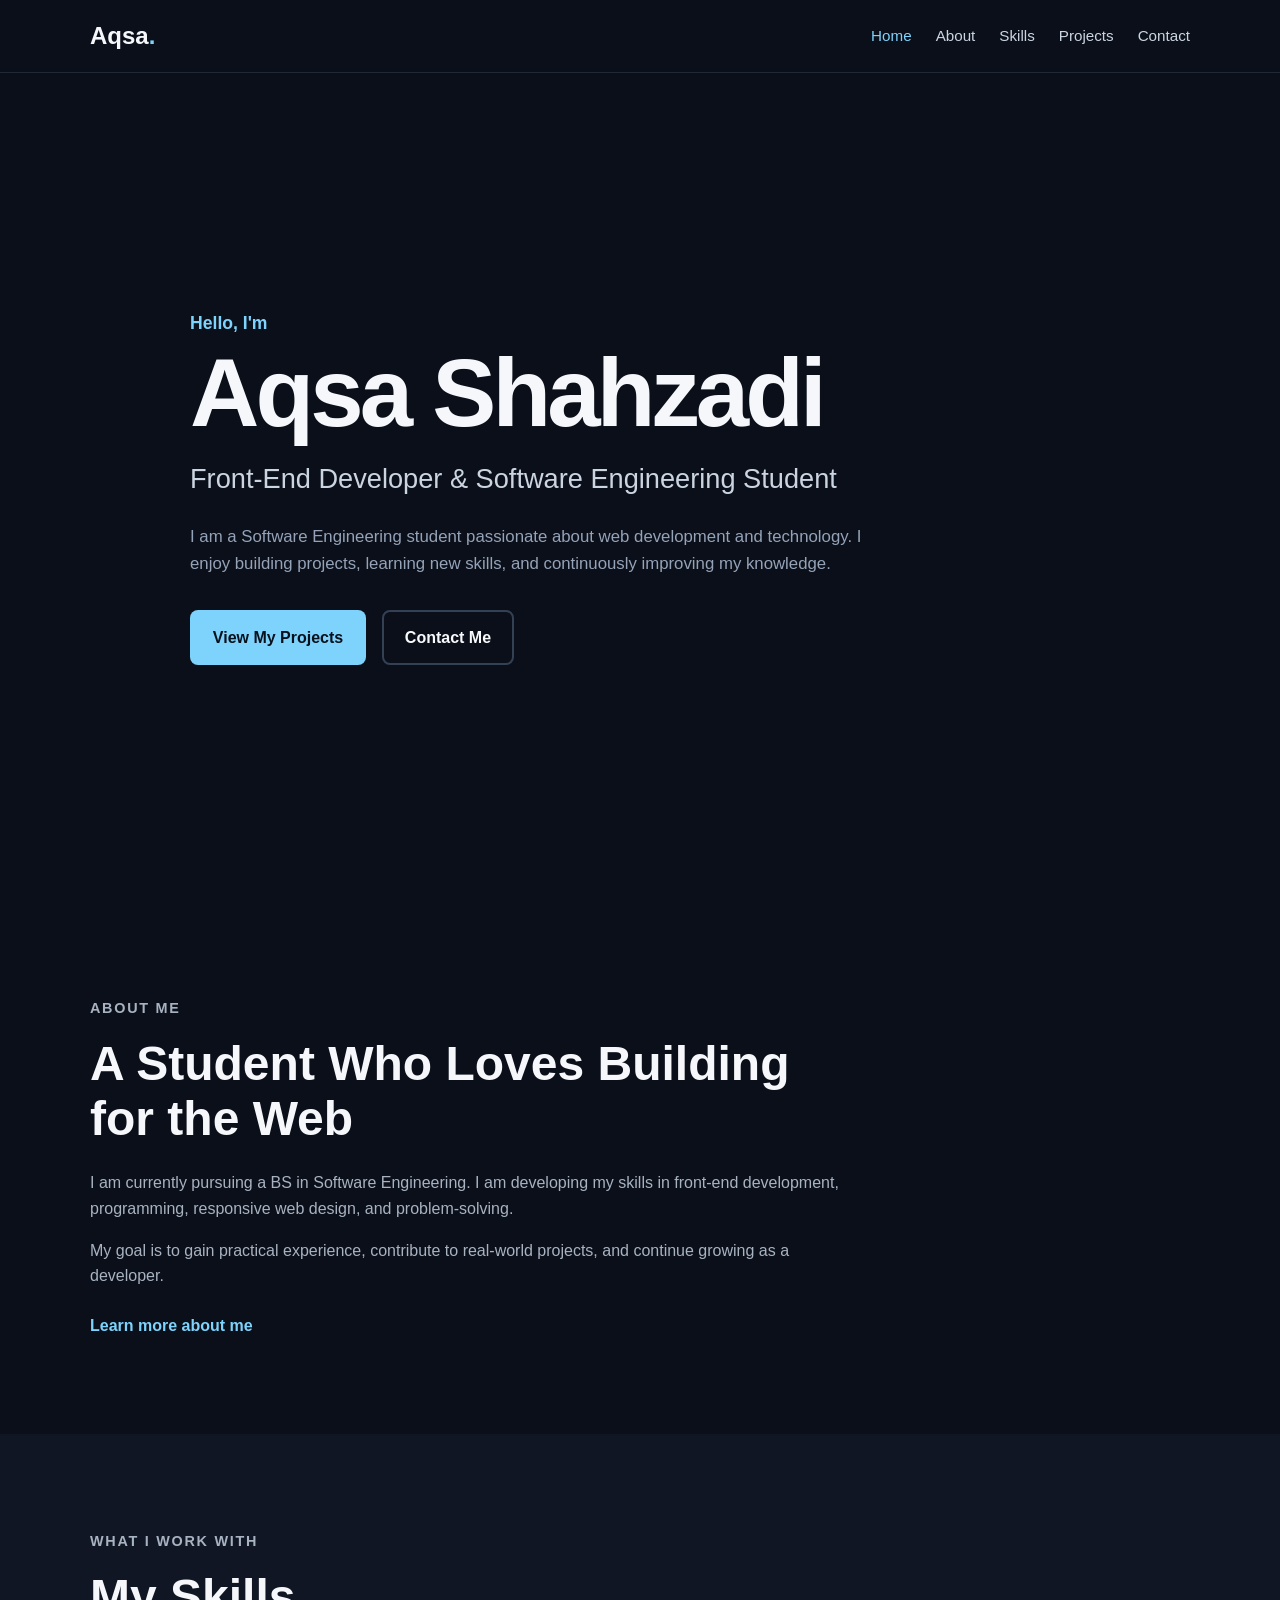
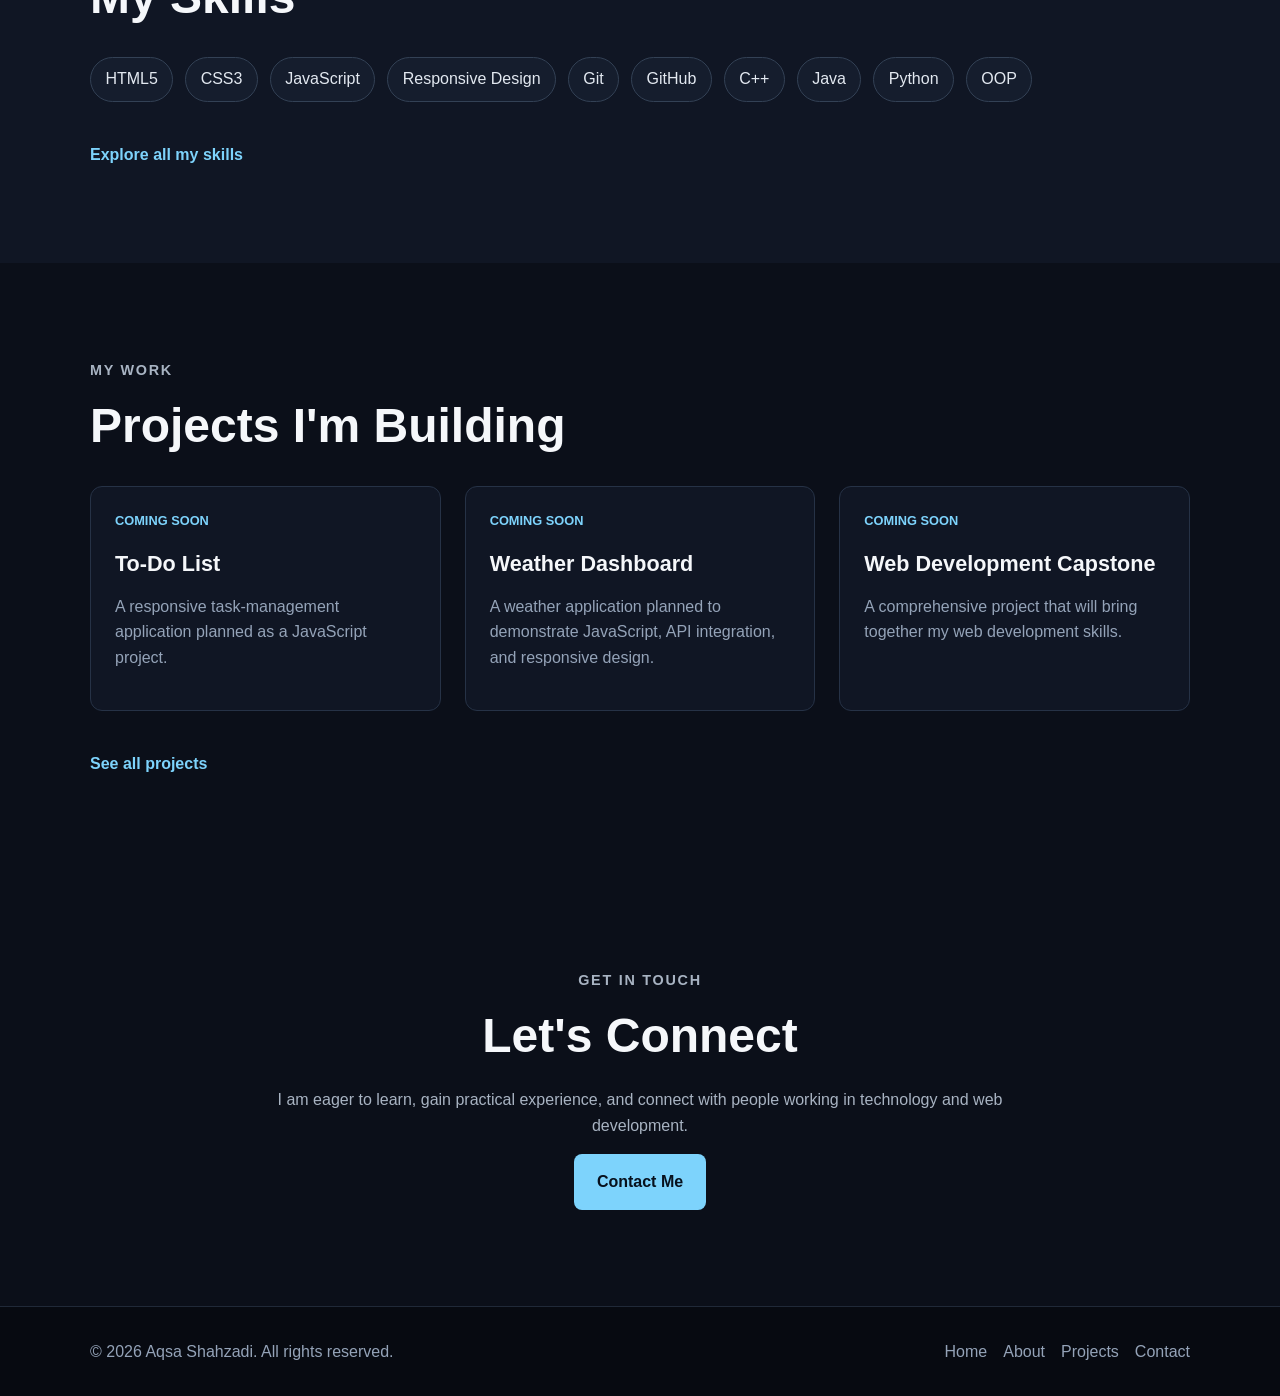
<file: index.html>
<!DOCTYPE html>
<html lang="en">
<head>
    <meta charset="UTF-8">

    <!-- Responsive viewport -->
    <meta name="viewport" content="width=device-width, initial-scale=1.0">

    <!-- SEO -->
    <title>Aqsa Shahzadi | Front-End Developer & Software Engineering Student</title>
    <meta
        name="description"
        content="Aqsa Shahzadi is a Software Engineering student and aspiring Front-End Developer passionate about web development, technology, and building responsive websites."
    >
    <meta
        name="keywords"
        content="Aqsa Shahzadi, Front-End Developer, Software Engineering Student, HTML, CSS, JavaScript, Web Development"
    >
    <meta name="author" content="Aqsa Shahzadi">

    <!-- Open Graph -->
    <meta property="og:title" content="Aqsa Shahzadi | Front-End Developer">
    <meta
        property="og:description"
        content="Personal portfolio of Aqsa Shahzadi, a Software Engineering student and aspiring Front-End Developer."
    >
    <meta property="og:type" content="website">

    <!-- Stylesheet -->
    <link rel="stylesheet" href="style.css">
</head>

<body>

    <!-- Skip link for keyboard and screen-reader users -->
    <a class="skip-link" href="#main-content">
        Skip to main content
    </a>

    <!-- ================= HEADER ================= -->
    <header class="site-header">

        <nav class="navbar" aria-label="Main navigation">

            <a href="index.html" class="logo" aria-label="Aqsa Shahzadi home">
                Aqsa<span>.</span>
            </a>

            <button
                class="menu-toggle"
                type="button"
                aria-label="Open navigation menu"
                aria-expanded="false"
                aria-controls="primary-navigation"
            >
                <span></span>
                <span></span>
                <span></span>
            </button>

            <ul id="primary-navigation" class="nav-links">
                <li>
                    <a href="index.html" aria-current="page">Home</a>
                </li>
                <li>
                    <a href="about.html">About</a>
                </li>
                <li>
                    <a href="skills.html">Skills</a>
                </li>
                <li>
                    <a href="projects.html">Projects</a>
                </li>
                <li>
                    <a href="contact.html">Contact</a>
                </li>
            </ul>

        </nav>

    </header>

    <!-- ================= MAIN ================= -->
    <main id="main-content">

        <!-- Hero Section -->
        <section class="hero" aria-labelledby="hero-heading">

            <div class="hero-content">

                <p class="hero-intro">
                    Hello, I'm
                </p>

                <h1 id="hero-heading">
                    Aqsa Shahzadi
                </h1>

                <p class="hero-title">
                    Front-End Developer &amp; Software Engineering Student
                </p>

                <p class="hero-description">
                    I am a Software Engineering student passionate about
                    web development and technology. I enjoy building
                    projects, learning new skills, and continuously
                    improving my knowledge.
                </p>

                <div class="hero-actions">

                    <a href="projects.html" class="button primary-button">
                        View My Projects
                    </a>

                    <a href="contact.html" class="button secondary-button">
                        Contact Me
                    </a>

                </div>

            </div>

        </section>

        <!-- ================= ABOUT PREVIEW ================= -->
        <section
            class="about-preview section"
            aria-labelledby="about-preview-heading"
        >

            <div class="container">

                <p class="section-label">
                    About Me
                </p>

                <h2 id="about-preview-heading">
                    A Student Who Loves Building for the Web
                </h2>

                <p>
                    I am currently pursuing a BS in Software Engineering.
                    I am developing my skills in front-end development,
                    programming, responsive web design, and problem-solving.
                </p>

                <p>
                    My goal is to gain practical experience, contribute to
                    real-world projects, and continue growing as a developer.
                </p>

                <a href="about.html" class="text-link">
                    Learn more about me
                </a>

            </div>

        </section>

        <!-- ================= SKILLS PREVIEW ================= -->
        <section
            class="skills-preview section"
            aria-labelledby="skills-preview-heading"
        >

            <div class="container">

                <p class="section-label">
                    What I Work With
                </p>

                <h2 id="skills-preview-heading">
                    My Skills
                </h2>

                <div class="skills-list" role="list">

                    <span role="listitem">HTML5</span>
                    <span role="listitem">CSS3</span>
                    <span role="listitem">JavaScript</span>
                    <span role="listitem">Responsive Design</span>
                    <span role="listitem">Git</span>
                    <span role="listitem">GitHub</span>
                    <span role="listitem">C++</span>
                    <span role="listitem">Java</span>
                    <span role="listitem">Python</span>
                    <span role="listitem">OOP</span>

                </div>

                <a href="skills.html" class="text-link">
                    Explore all my skills
                </a>

            </div>

        </section>

        <!-- ================= PROJECTS PREVIEW ================= -->
        <section
            class="projects-preview section"
            aria-labelledby="projects-preview-heading"
        >

            <div class="container">

                <p class="section-label">
                    My Work
                </p>

                <h2 id="projects-preview-heading">
                    Projects I'm Building
                </h2>

                <div class="project-grid">

                    <article class="project-card">

                        <p class="project-status">
                            Coming Soon
                        </p>

                        <h3>
                            To-Do List
                        </h3>

                        <p>
                            A responsive task-management application
                            planned as a JavaScript project.
                        </p>

                    </article>

                    <article class="project-card">

                        <p class="project-status">
                            Coming Soon
                        </p>

                        <h3>
                            Weather Dashboard
                        </h3>

                        <p>
                            A weather application planned to demonstrate
                            JavaScript, API integration, and responsive design.
                        </p>

                    </article>

                    <article class="project-card">

                        <p class="project-status">
                            Coming Soon
                        </p>

                        <h3>
                            Web Development Capstone
                        </h3>

                        <p>
                            A comprehensive project that will bring together
                            my web development skills.
                        </p>

                    </article>

                </div>

                <a href="projects.html" class="text-link">
                    See all projects
                </a>

            </div>

        </section>

        <!-- ================= CONTACT CTA ================= -->
        <section
            class="contact-cta section"
            aria-labelledby="contact-heading"
        >

            <div class="container">

                <p class="section-label">
                    Get In Touch
                </p>

                <h2 id="contact-heading">
                    Let's Connect
                </h2>

                <p>
                    I am eager to learn, gain practical experience, and
                    connect with people working in technology and web development.
                </p>

                <a href="contact.html" class="button primary-button">
                    Contact Me
                </a>

            </div>

        </section>

    </main>

    <!-- ================= FOOTER ================= -->
    <footer class="site-footer">

        <div class="container">

            <p>
                &copy; 2026 Aqsa Shahzadi. All rights reserved.
            </p>

            <nav aria-label="Footer navigation">

                <ul class="footer-links">

                    <li>
                        <a href="index.html">Home</a>
                    </li>

                    <li>
                        <a href="about.html">About</a>
                    </li>

                    <li>
                        <a href="projects.html">Projects</a>
                    </li>

                    <li>
                        <a href="contact.html">Contact</a>
                    </li>

                </ul>

            </nav>

        </div>

    </footer>

    <!-- JavaScript -->
    <script src="script.js"></script>

</body>
</html>
</file>
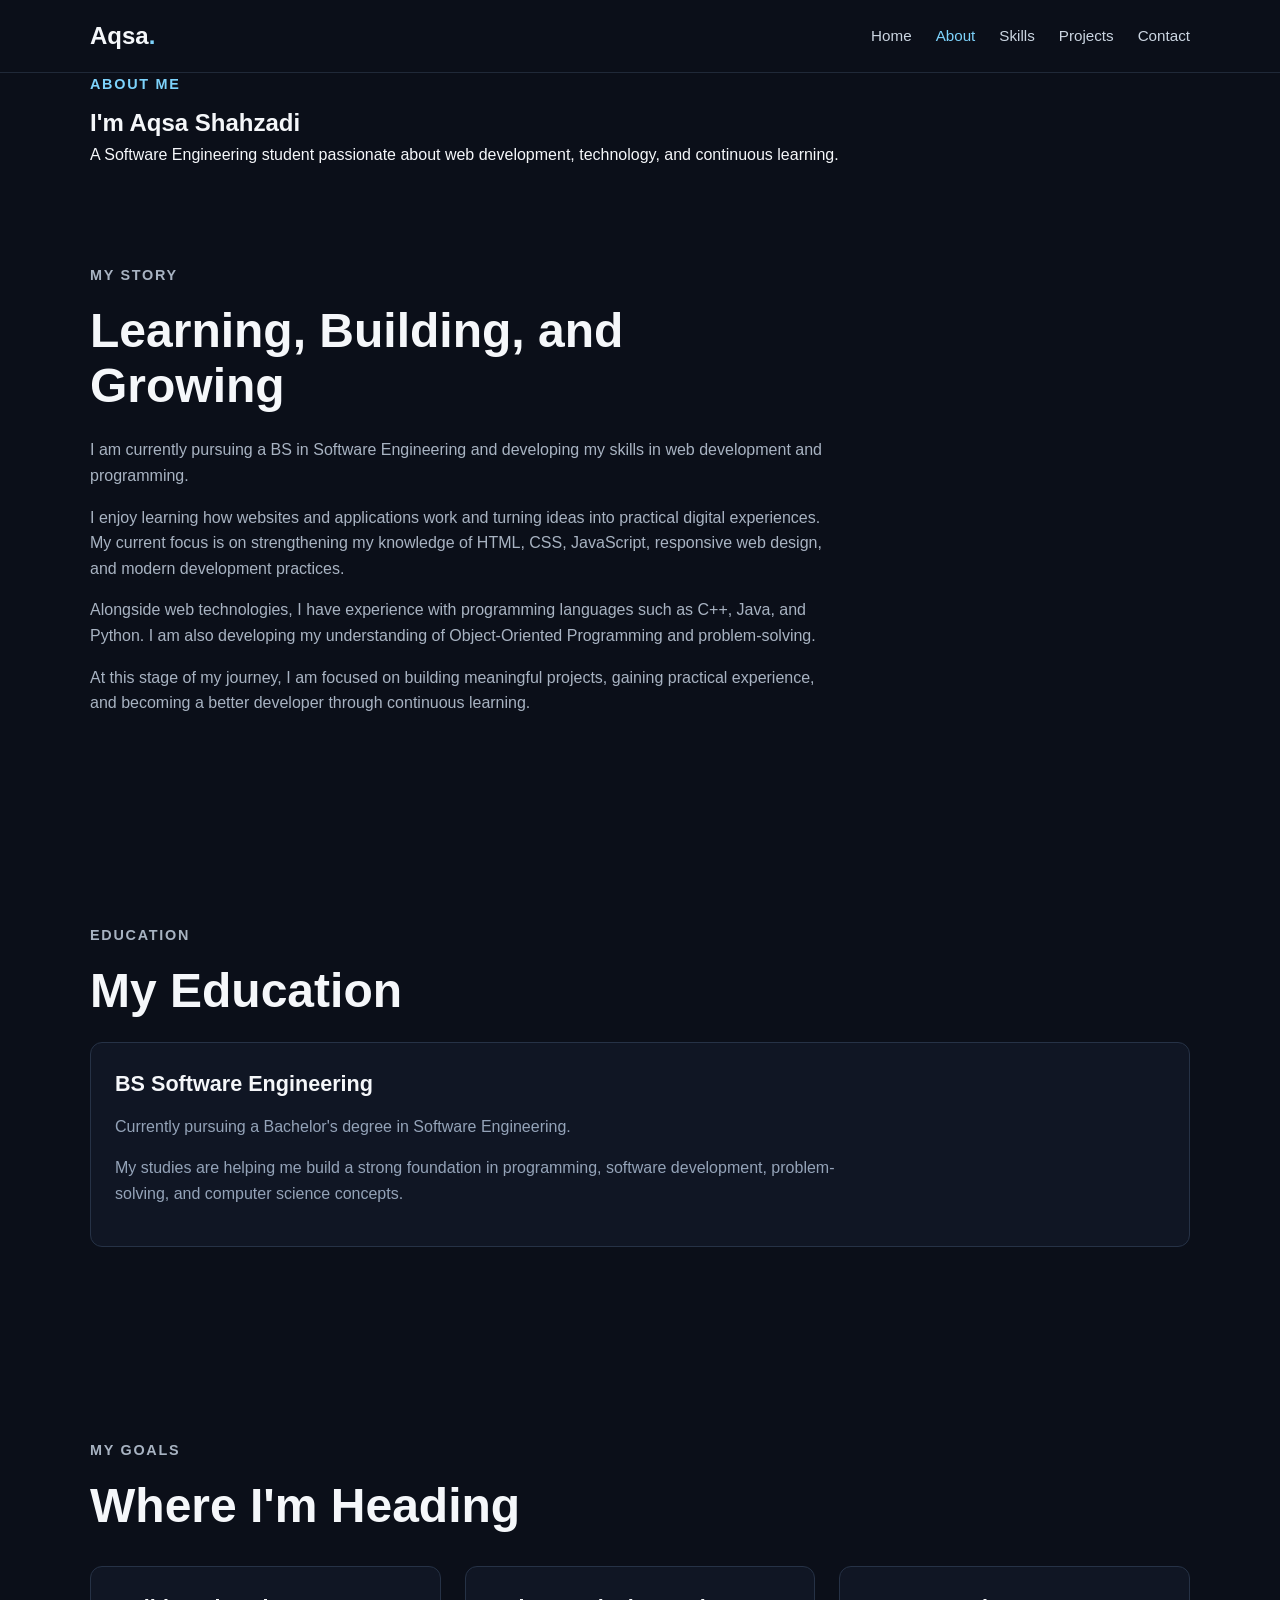
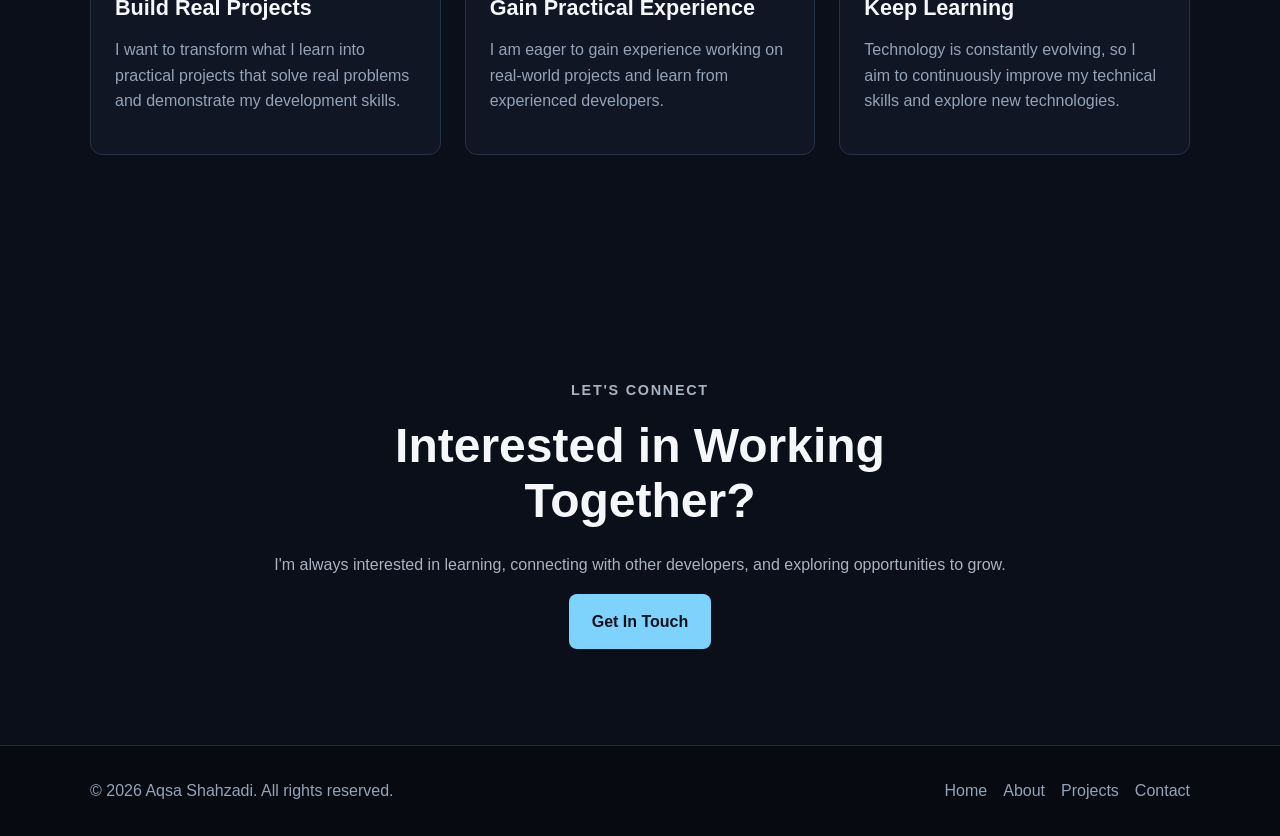
<file: about.html>
<!DOCTYPE html>
<html lang="en">
<head>
    <meta charset="UTF-8">
    <meta name="viewport" content="width=device-width, initial-scale=1.0">

    <title>About Aqsa Shahzadi | Software Engineering Student</title>

    <meta
        name="description"
        content="Learn more about Aqsa Shahzadi, a Software Engineering student passionate about front-end development, technology, and continuous learning."
    >

    <meta
        name="keywords"
        content="Aqsa Shahzadi, About Aqsa, Software Engineering Student, Front-End Developer, Web Development"
    >

    <meta name="author" content="Aqsa Shahzadi">

    <!-- Open Graph -->
    <meta property="og:title" content="About Aqsa Shahzadi">
    <meta
        property="og:description"
        content="Learn more about Aqsa Shahzadi and her journey as a Software Engineering student and aspiring Front-End Developer."
    >
    <meta property="og:type" content="website">

    <link rel="stylesheet" href="style.css">
</head>

<body>

    <!-- Skip navigation link -->
    <a class="skip-link" href="#main-content">
        Skip to main content
    </a>

    <!-- ================= HEADER ================= -->

    <header class="site-header">

        <nav class="navbar" aria-label="Main navigation">

            <a
                href="index.html"
                class="logo"
                aria-label="Aqsa Shahzadi home"
            >
                Aqsa<span>.</span>
            </a>

            <button
                class="menu-toggle"
                type="button"
                aria-label="Open navigation menu"
                aria-expanded="false"
                aria-controls="primary-navigation"
            >
                <span></span>
                <span></span>
                <span></span>
            </button>

            <ul id="primary-navigation" class="nav-links">

                <li>
                    <a href="index.html">
                        Home
                    </a>
                </li>

                <li>
                    <a href="about.html" aria-current="page">
                        About
                    </a>
                </li>

                <li>
                    <a href="skills.html">
                        Skills
                    </a>
                </li>

                <li>
                    <a href="projects.html">
                        Projects
                    </a>
                </li>

                <li>
                    <a href="contact.html">
                        Contact
                    </a>
                </li>

            </ul>

        </nav>

    </header>

    <!-- ================= MAIN ================= -->

    <main id="main-content">

        <!-- Page Introduction -->

        <section class="page-hero" aria-labelledby="about-heading">

            <div class="container">

                <p class="section-label">
                    About Me
                </p>

                <h1 id="about-heading">
                    I'm Aqsa Shahzadi
                </h1>

                <p>
                    A Software Engineering student passionate about
                    web development, technology, and continuous learning.
                </p>

            </div>

        </section>


        <!-- ================= ABOUT ================= -->

        <section
            class="section"
            aria-labelledby="my-story-heading"
        >

            <div class="container">

                <p class="section-label">
                    My Story
                </p>

                <h2 id="my-story-heading">
                    Learning, Building, and Growing
                </h2>

                <p>
                    I am currently pursuing a BS in Software Engineering
                    and developing my skills in web development and
                    programming.
                </p>

                <p>
                    I enjoy learning how websites and applications work
                    and turning ideas into practical digital experiences.
                    My current focus is on strengthening my knowledge of
                    HTML, CSS, JavaScript, responsive web design, and
                    modern development practices.
                </p>

                <p>
                    Alongside web technologies, I have experience with
                    programming languages such as C++, Java, and Python.
                    I am also developing my understanding of
                    Object-Oriented Programming and problem-solving.
                </p>

                <p>
                    At this stage of my journey, I am focused on building
                    meaningful projects, gaining practical experience,
                    and becoming a better developer through continuous
                    learning.
                </p>

            </div>

        </section>


        <!-- ================= EDUCATION ================= -->

        <section
            class="section education-section"
            aria-labelledby="education-heading"
        >

            <div class="container">

                <p class="section-label">
                    Education
                </p>

                <h2 id="education-heading">
                    My Education
                </h2>

                <article class="project-card">

                    <h3>
                        BS Software Engineering
                    </h3>

                    <p>
                        Currently pursuing a Bachelor's degree in
                        Software Engineering.
                    </p>

                    <p>
                        My studies are helping me build a strong
                        foundation in programming, software development,
                        problem-solving, and computer science concepts.
                    </p>

                </article>

            </div>

        </section>


        <!-- ================= GOALS ================= -->

        <section
            class="section"
            aria-labelledby="goals-heading"
        >

            <div class="container">

                <p class="section-label">
                    My Goals
                </p>

                <h2 id="goals-heading">
                    Where I'm Heading
                </h2>

                <div class="project-grid">

                    <article class="project-card">

                        <h3>
                            Build Real Projects
                        </h3>

                        <p>
                            I want to transform what I learn into
                            practical projects that solve real problems
                            and demonstrate my development skills.
                        </p>

                    </article>

                    <article class="project-card">

                        <h3>
                            Gain Practical Experience
                        </h3>

                        <p>
                            I am eager to gain experience working on
                            real-world projects and learn from experienced
                            developers.
                        </p>

                    </article>

                    <article class="project-card">

                        <h3>
                            Keep Learning
                        </h3>

                        <p>
                            Technology is constantly evolving, so I aim
                            to continuously improve my technical skills
                            and explore new technologies.
                        </p>

                    </article>

                </div>

            </div>

        </section>


        <!-- ================= CTA ================= -->

        <section
            class="section contact-cta"
            aria-labelledby="about-cta-heading"
        >

            <div class="container">

                <p class="section-label">
                    Let's Connect
                </p>

                <h2 id="about-cta-heading">
                    Interested in Working Together?
                </h2>

                <p>
                    I'm always interested in learning, connecting with
                    other developers, and exploring opportunities to grow.
                </p>

                <a
                    href="contact.html"
                    class="button primary-button"
                >
                    Get In Touch
                </a>

            </div>

        </section>

    </main>


    <!-- ================= FOOTER ================= -->

    <footer class="site-footer">

        <div class="container">

            <p>
                &copy; 2026 Aqsa Shahzadi. All rights reserved.
            </p>

            <nav aria-label="Footer navigation">

                <ul class="footer-links">

                    <li>
                        <a href="index.html">
                            Home
                        </a>
                    </li>

                    <li>
                        <a href="about.html" aria-current="page">
                            About
                        </a>
                    </li>

                    <li>
                        <a href="projects.html">
                            Projects
                        </a>
                    </li>

                    <li>
                        <a href="contact.html">
                            Contact
                        </a>
                    </li>

                </ul>

            </nav>

        </div>

    </footer>


    <script src="script.js"></script>

</body>
</html>
</file>
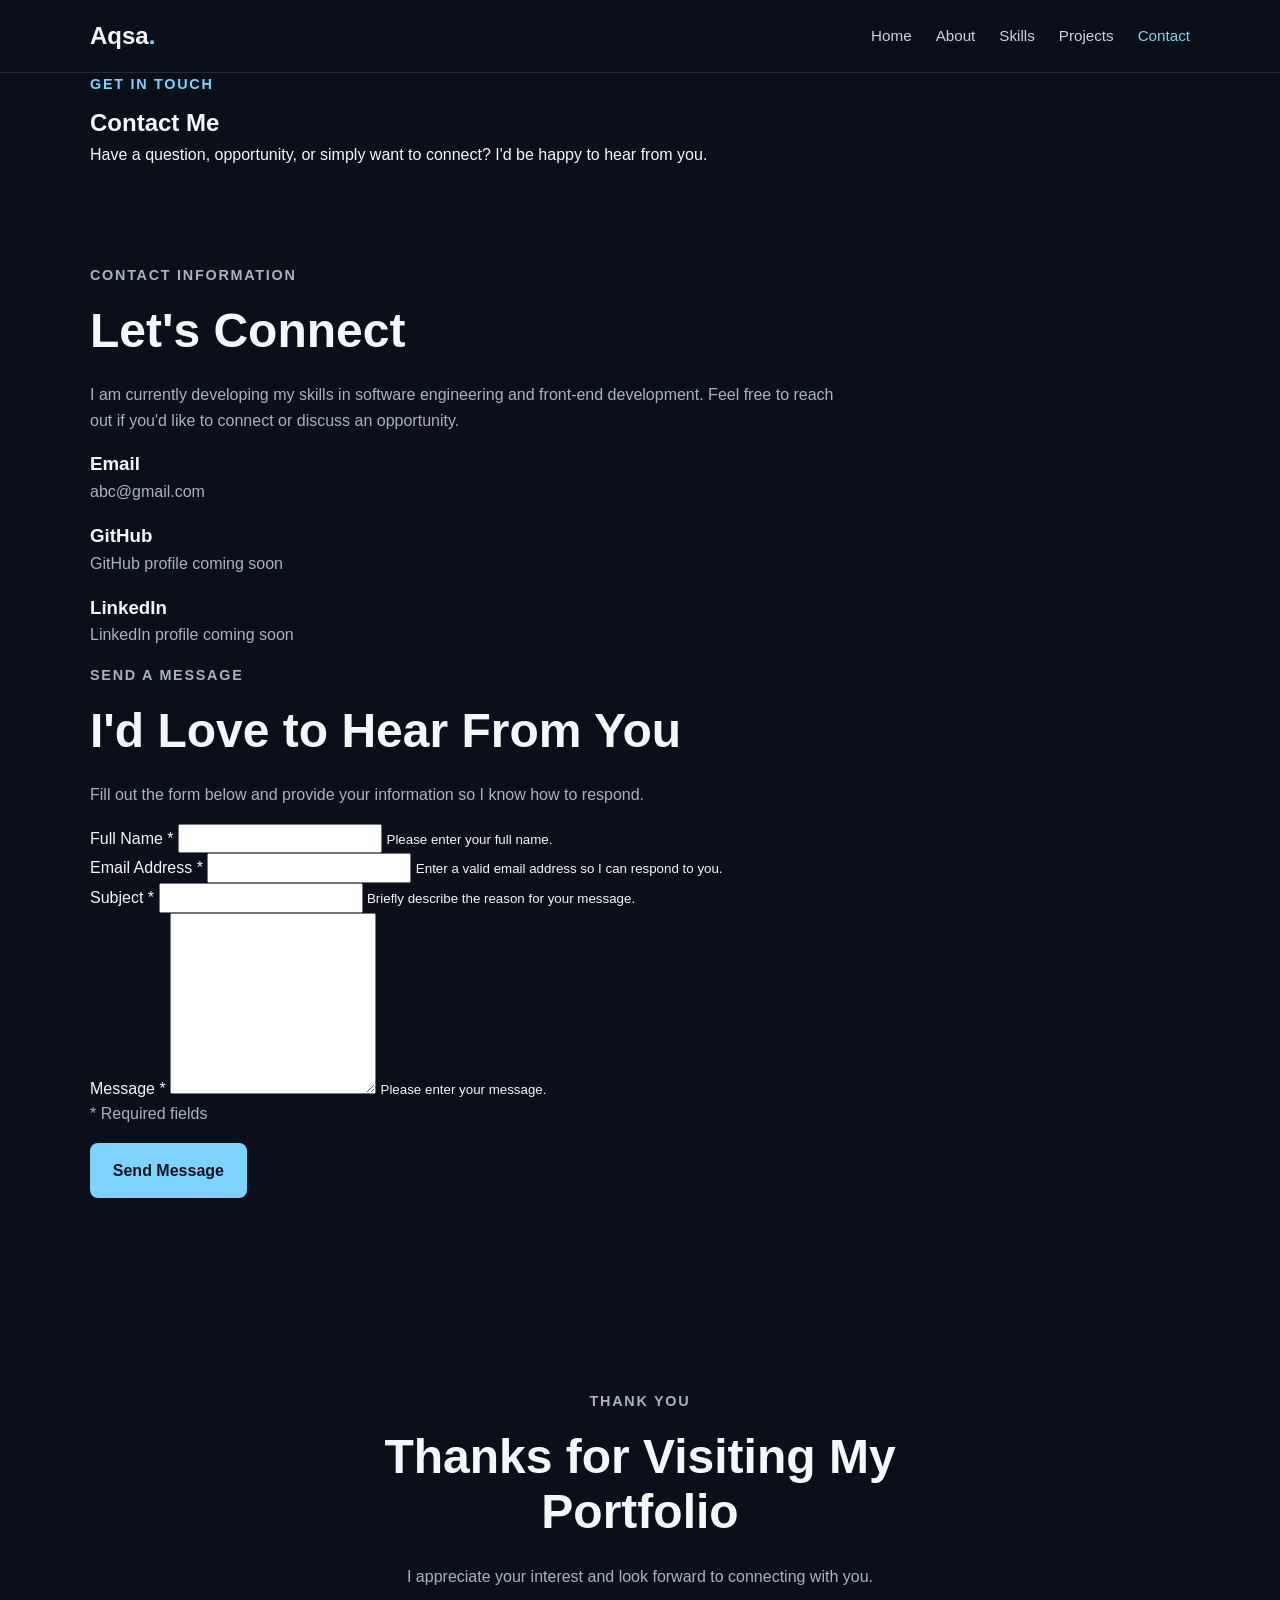
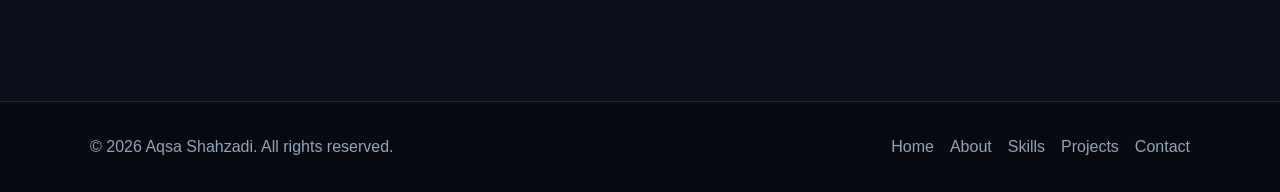
<file: contact.html>
<!DOCTYPE html>
<html lang="en">

<head>
    <meta charset="UTF-8">

    <meta
        name="viewport"
        content="width=device-width, initial-scale=1.0"
    >

    <title>Contact Aqsa Shahzadi | Get In Touch</title>

    <meta
        name="description"
        content="Contact Aqsa Shahzadi, a Software Engineering student and aspiring Front-End Developer interested in web development and technology."
    >

    <meta
        name="keywords"
        content="Contact Aqsa Shahzadi, Front-End Developer, Software Engineering Student, Web Developer"
    >

    <meta
        name="author"
        content="Aqsa Shahzadi"
    >

    <!-- Open Graph -->
    <meta
        property="og:title"
        content="Contact Aqsa Shahzadi"
    >

    <meta
        property="og:description"
        content="Get in touch with Aqsa Shahzadi about web development, technology, and future opportunities."
    >

    <meta
        property="og:type"
        content="website"
    >

    <!-- Stylesheet -->
    <link
        rel="stylesheet"
        href="style.css"
    >
</head>


<body>

    <!-- =================================================
         SKIP NAVIGATION
         ================================================= -->

    <a
        class="skip-link"
        href="#main-content"
    >
        Skip to main content
    </a>


    <!-- =================================================
         HEADER
         ================================================= -->

    <header class="site-header">

        <nav
            class="navbar"
            aria-label="Main navigation"
        >

            <!-- Logo -->

            <a
                href="index.html"
                class="logo"
                aria-label="Aqsa Shahzadi home"
            >
                Aqsa<span>.</span>
            </a>


            <!-- Mobile navigation button -->

            <button
                class="menu-toggle"
                type="button"
                aria-label="Open navigation menu"
                aria-expanded="false"
                aria-controls="primary-navigation"
            >

                <span></span>
                <span></span>
                <span></span>

            </button>


            <!-- Navigation links -->

            <ul
                id="primary-navigation"
                class="nav-links"
            >

                <li>
                    <a href="index.html">
                        Home
                    </a>
                </li>

                <li>
                    <a href="about.html">
                        About
                    </a>
                </li>

                <li>
                    <a href="skills.html">
                        Skills
                    </a>
                </li>

                <li>
                    <a href="projects.html">
                        Projects
                    </a>
                </li>

                <li>
                    <a
                        href="contact.html"
                        aria-current="page"
                    >
                        Contact
                    </a>
                </li>

            </ul>

        </nav>

    </header>


    <!-- =================================================
         MAIN
         ================================================= -->

    <main id="main-content">


        <!-- =================================================
             PAGE HERO
             ================================================= -->

        <section
            class="page-hero"
            aria-labelledby="contact-heading"
        >

            <div class="container">

                <p class="section-label">
                    Get In Touch
                </p>

                <h1 id="contact-heading">
                    Contact Me
                </h1>

                <p>
                    Have a question, opportunity, or simply want to
                    connect? I'd be happy to hear from you.
                </p>

            </div>

        </section>


        <!-- =================================================
             CONTACT SECTION
             ================================================= -->

        <section
            class="section contact-section"
            aria-labelledby="contact-form-heading"
        >

            <div class="container contact-layout">


                <!-- =================================================
                     CONTACT INFORMATION
                     ================================================= -->

                <aside
                    class="contact-info"
                    aria-labelledby="contact-info-heading"
                >

                    <p class="section-label">
                        Contact Information
                    </p>

                    <h2 id="contact-info-heading">
                        Let's Connect
                    </h2>

                    <p>
                        I am currently developing my skills in
                        software engineering and front-end development.
                        Feel free to reach out if you'd like to connect
                        or discuss an opportunity.
                    </p>


                    <!-- Email -->

                    <div class="contact-item">

                        <h3>
                            Email
                        </h3>

                        <p>
                            <a href="mailto:abc@gmail.com">
                                abc@gmail.com
                            </a>
                        </p>

                    </div>


                    <!-- GitHub -->

                    <div class="contact-item">

                        <h3>
                            GitHub
                        </h3>

                        <p>
                            <a
                                href="#"
                                aria-label="Aqsa Shahzadi on GitHub - link coming soon"
                            >
                                GitHub profile coming soon
                            </a>
                        </p>

                    </div>


                    <!-- LinkedIn -->

                    <div class="contact-item">

                        <h3>
                            LinkedIn
                        </h3>

                        <p>
                            <a
                                href="#"
                                aria-label="Aqsa Shahzadi on LinkedIn - link coming soon"
                            >
                                LinkedIn profile coming soon
                            </a>
                        </p>

                    </div>

                </aside>


                <!-- =================================================
                     CONTACT FORM
                     ================================================= -->

                <div class="contact-form-wrapper">

                    <p class="section-label">
                        Send a Message
                    </p>

                    <h2 id="contact-form-heading">
                        I'd Love to Hear From You
                    </h2>

                    <p id="form-description">
                        Fill out the form below and provide your
                        information so I know how to respond.
                    </p>


                    <form
                        action="#"
                        method="post"
                        aria-describedby="form-description"
                    >


                        <!-- =================================================
                             NAME
                             ================================================= -->

                        <div class="form-group">

                            <label for="name">
                                Full Name
                                <span aria-hidden="true">*</span>
                            </label>

                            <input
                                type="text"
                                id="name"
                                name="name"
                                autocomplete="name"
                                required
                                aria-required="true"
                                aria-describedby="name-help"
                            >

                            <small id="name-help">
                                Please enter your full name.
                            </small>

                        </div>


                        <!-- =================================================
                             EMAIL
                             ================================================= -->

                        <div class="form-group">

                            <label for="email">
                                Email Address
                                <span aria-hidden="true">*</span>
                            </label>

                            <input
                                type="email"
                                id="email"
                                name="email"
                                autocomplete="email"
                                inputmode="email"
                                required
                                aria-required="true"
                                aria-describedby="email-help"
                            >

                            <small id="email-help">
                                Enter a valid email address so I can
                                respond to you.
                            </small>

                        </div>


                        <!-- =================================================
                             SUBJECT
                             ================================================= -->

                        <div class="form-group">

                            <label for="subject">
                                Subject
                                <span aria-hidden="true">*</span>
                            </label>

                            <input
                                type="text"
                                id="subject"
                                name="subject"
                                autocomplete="off"
                                required
                                aria-required="true"
                                aria-describedby="subject-help"
                            >

                            <small id="subject-help">
                                Briefly describe the reason for your message.
                            </small>

                        </div>


                        <!-- =================================================
                             MESSAGE
                             ================================================= -->

                        <div class="form-group">

                            <label for="message">
                                Message
                                <span aria-hidden="true">*</span>
                            </label>

                            <textarea
                                id="message"
                                name="message"
                                rows="7"
                                required
                                aria-required="true"
                                aria-describedby="message-help"
                            ></textarea>

                            <small id="message-help">
                                Please enter your message.
                            </small>

                        </div>


                        <!-- =================================================
                             PRIVACY / REQUIRED NOTICE
                             ================================================= -->

                        <p class="required-notice">
                            <span aria-hidden="true">*</span>
                            Required fields
                        </p>


                        <!-- =================================================
                             SUBMIT
                             ================================================= -->

                        <button
                            type="submit"
                            class="button primary-button"
                        >
                            Send Message
                        </button>

                    </form>

                </div>

            </div>

        </section>


        <!-- =================================================
             FINAL CTA
             ================================================= -->

        <section
            class="section contact-cta"
            aria-labelledby="contact-cta-heading"
        >

            <div class="container">

                <p class="section-label">
                    Thank You
                </p>

                <h2 id="contact-cta-heading">
                    Thanks for Visiting My Portfolio
                </h2>

                <p>
                    I appreciate your interest and look forward to
                    connecting with you.
                </p>

            </div>

        </section>

    </main>


    <!-- =================================================
         FOOTER
         ================================================= -->

    <footer class="site-footer">

        <div class="container">

            <p>
                &copy; 2026 Aqsa Shahzadi. All rights reserved.
            </p>


            <nav aria-label="Footer navigation">

                <ul class="footer-links">

                    <li>
                        <a href="index.html">
                            Home
                        </a>
                    </li>

                    <li>
                        <a href="about.html">
                            About
                        </a>
                    </li>

                    <li>
                        <a href="skills.html">
                            Skills
                        </a>
                    </li>

                    <li>
                        <a href="projects.html">
                            Projects
                        </a>
                    </li>

                    <li>
                        <a
                            href="contact.html"
                            aria-current="page"
                        >
                            Contact
                        </a>
                    </li>

                </ul>

            </nav>

        </div>

    </footer>


    <!-- JavaScript -->

    <script src="script.js"></script>

</body>

</html>
</file>
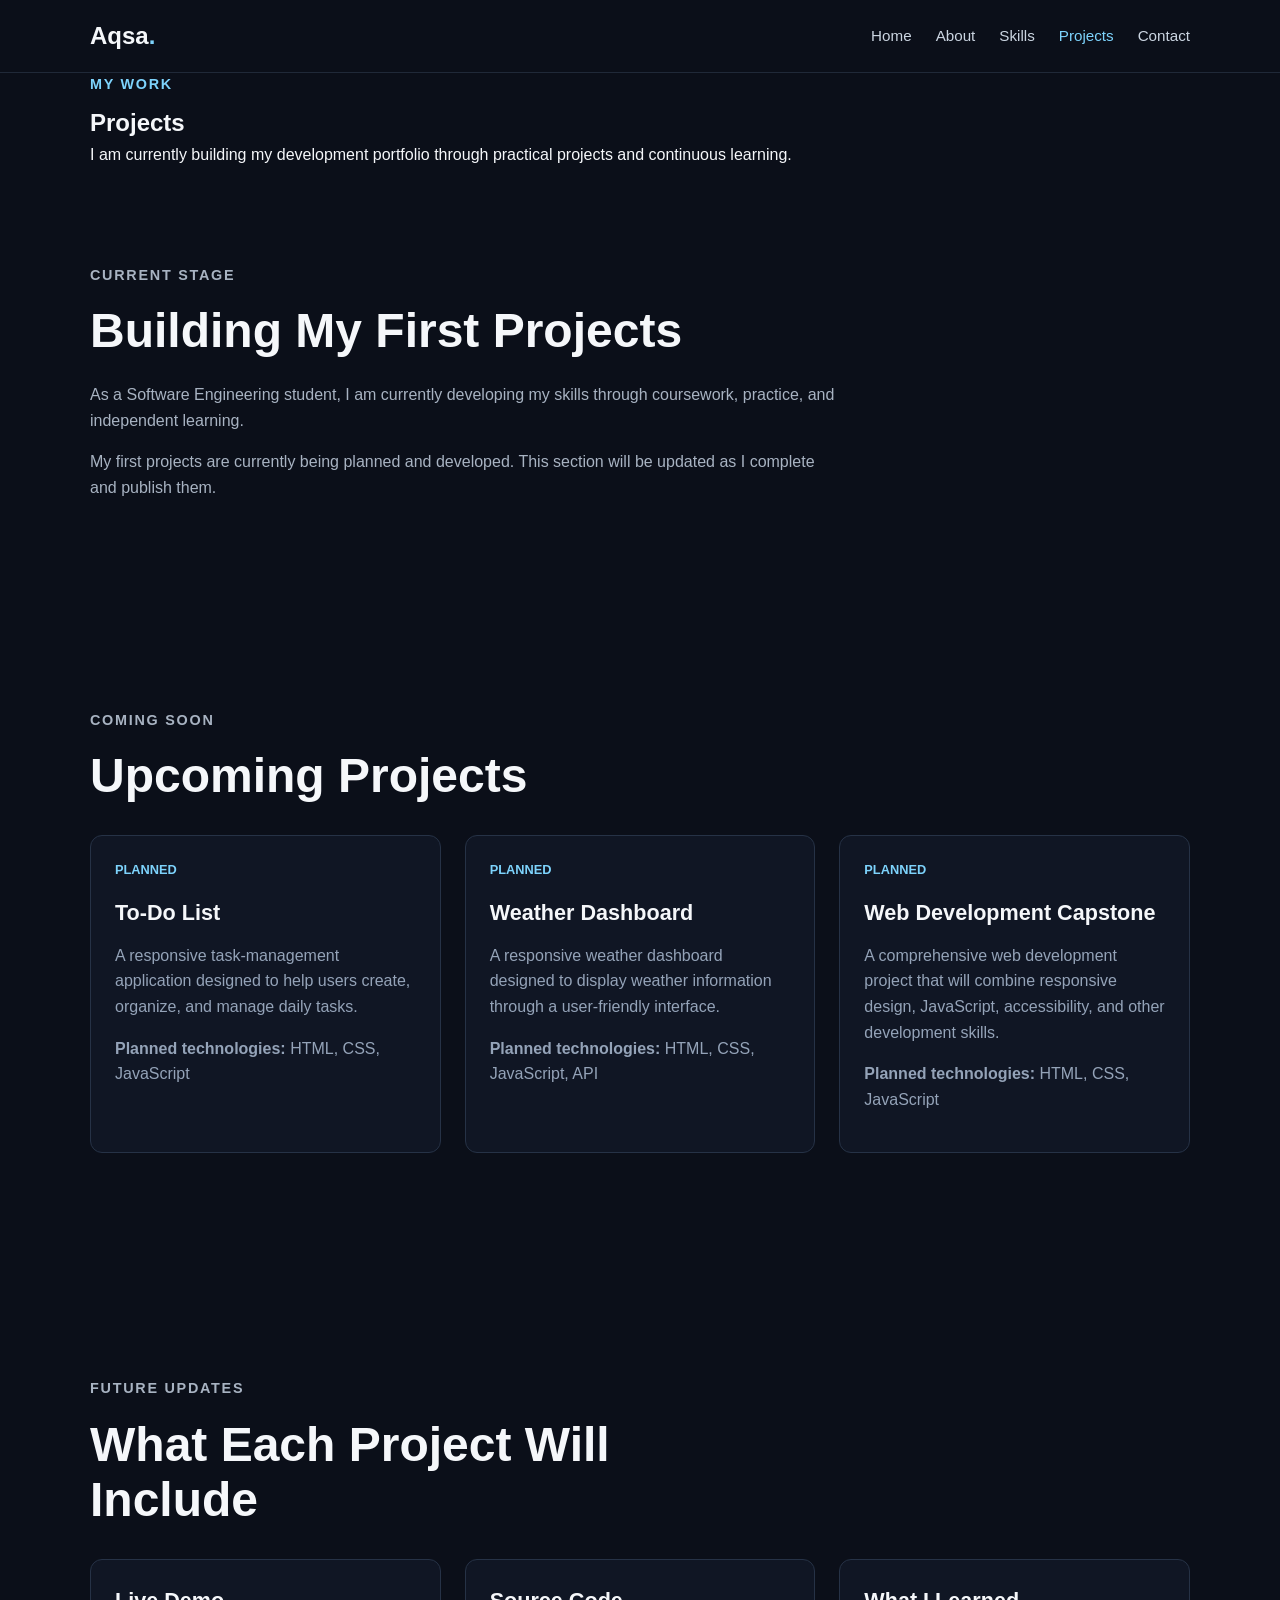
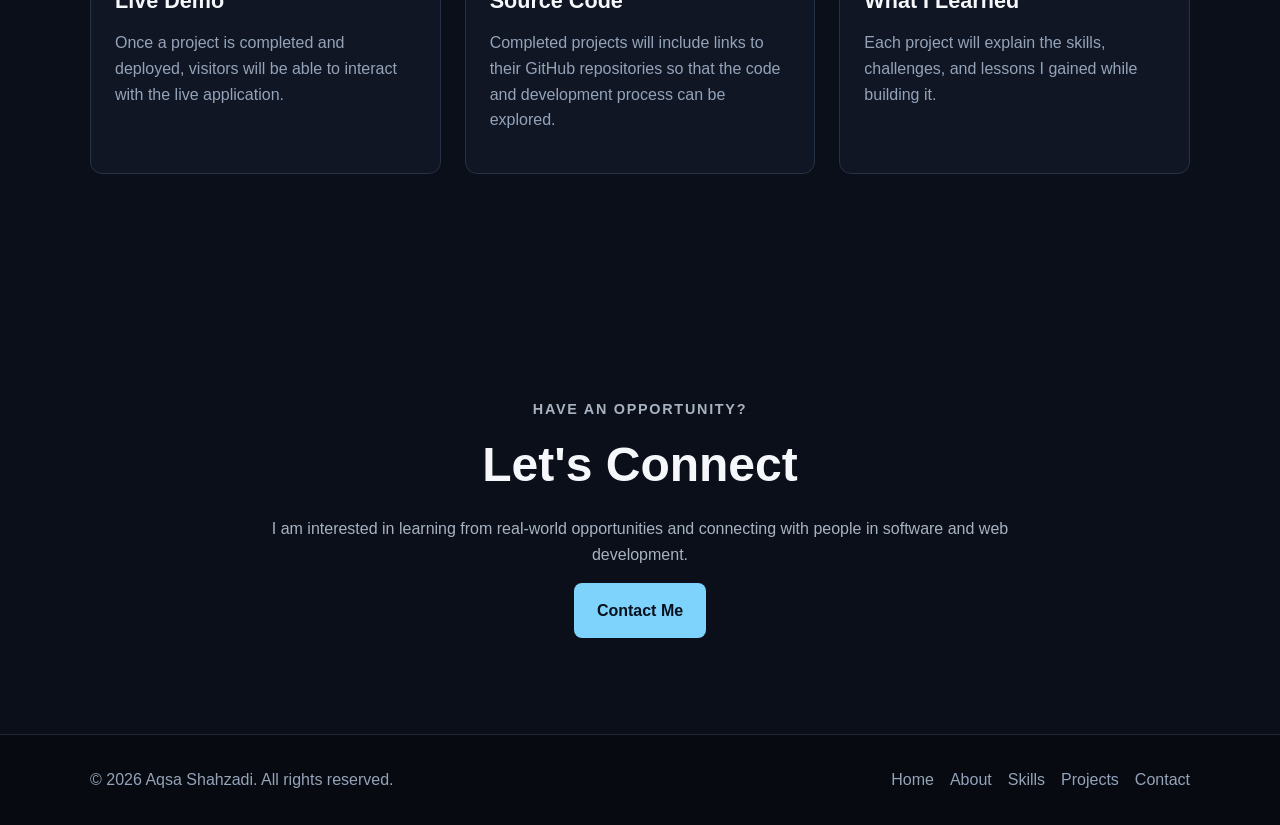
<file: projects.html>
<!DOCTYPE html>
<html lang="en">
<head>
    <meta charset="UTF-8">
    <meta name="viewport" content="width=device-width, initial-scale=1.0">

    <title>Projects | Aqsa Shahzadi - Software Engineering Student</title>

    <meta
        name="description"
        content="Explore Aqsa Shahzadi's web development projects, including upcoming JavaScript, responsive web design, and software development projects."
    >

    <meta
        name="keywords"
        content="Aqsa Shahzadi projects, web development projects, JavaScript projects, Software Engineering projects, portfolio"
    >

    <meta name="author" content="Aqsa Shahzadi">

    <!-- Open Graph -->
    <meta property="og:title" content="Aqsa Shahzadi | Projects">
    <meta
        property="og:description"
        content="Explore current and upcoming web development projects by Aqsa Shahzadi."
    >
    <meta property="og:type" content="website">

    <link rel="stylesheet" href="style.css">
</head>

<body>

    <!-- Skip navigation -->
    <a class="skip-link" href="#main-content">
        Skip to main content
    </a>


    <!-- ================= HEADER ================= -->

    <header class="site-header">

        <nav class="navbar" aria-label="Main navigation">

            <a
                href="index.html"
                class="logo"
                aria-label="Aqsa Shahzadi home"
            >
                Aqsa<span>.</span>
            </a>

            <button
                class="menu-toggle"
                type="button"
                aria-label="Open navigation menu"
                aria-expanded="false"
                aria-controls="primary-navigation"
            >
                <span></span>
                <span></span>
                <span></span>
            </button>

            <ul id="primary-navigation" class="nav-links">

                <li>
                    <a href="index.html">
                        Home
                    </a>
                </li>

                <li>
                    <a href="about.html">
                        About
                    </a>
                </li>

                <li>
                    <a href="skills.html">
                        Skills
                    </a>
                </li>

                <li>
                    <a href="projects.html" aria-current="page">
                        Projects
                    </a>
                </li>

                <li>
                    <a href="contact.html">
                        Contact
                    </a>
                </li>

            </ul>

        </nav>

    </header>


    <!-- ================= MAIN ================= -->

    <main id="main-content">


        <!-- ================= PAGE HERO ================= -->

        <section
            class="page-hero"
            aria-labelledby="projects-heading"
        >

            <div class="container">

                <p class="section-label">
                    My Work
                </p>

                <h1 id="projects-heading">
                    Projects
                </h1>

                <p>
                    I am currently building my development portfolio
                    through practical projects and continuous learning.
                </p>

            </div>

        </section>


        <!-- ================= CURRENT STATUS ================= -->

        <section
            class="section"
            aria-labelledby="current-status-heading"
        >

            <div class="container">

                <p class="section-label">
                    Current Stage
                </p>

                <h2 id="current-status-heading">
                    Building My First Projects
                </h2>

                <p>
                    As a Software Engineering student, I am currently
                    developing my skills through coursework, practice,
                    and independent learning.
                </p>

                <p>
                    My first projects are currently being planned and
                    developed. This section will be updated as I
                    complete and publish them.
                </p>

            </div>

        </section>


        <!-- ================= UPCOMING PROJECTS ================= -->

        <section
            class="section education-section"
            aria-labelledby="upcoming-heading"
        >

            <div class="container">

                <p class="section-label">
                    Coming Soon
                </p>

                <h2 id="upcoming-heading">
                    Upcoming Projects
                </h2>

                <div class="project-grid">


                    <!-- PROJECT 1 -->

                    <article class="project-card">

                        <p class="project-status">
                            Planned
                        </p>

                        <h3>
                            To-Do List
                        </h3>

                        <p>
                            A responsive task-management application
                            designed to help users create, organize,
                            and manage daily tasks.
                        </p>

                        <p>
                            <strong>Planned technologies:</strong>
                            HTML, CSS, JavaScript
                        </p>

                    </article>


                    <!-- PROJECT 2 -->

                    <article class="project-card">

                        <p class="project-status">
                            Planned
                        </p>

                        <h3>
                            Weather Dashboard
                        </h3>

                        <p>
                            A responsive weather dashboard designed to
                            display weather information through a
                            user-friendly interface.
                        </p>

                        <p>
                            <strong>Planned technologies:</strong>
                            HTML, CSS, JavaScript, API
                        </p>

                    </article>


                    <!-- PROJECT 3 -->

                    <article class="project-card">

                        <p class="project-status">
                            Planned
                        </p>

                        <h3>
                            Web Development Capstone
                        </h3>

                        <p>
                            A comprehensive web development project that
                            will combine responsive design, JavaScript,
                            accessibility, and other development skills.
                        </p>

                        <p>
                            <strong>Planned technologies:</strong>
                            HTML, CSS, JavaScript
                        </p>

                    </article>

                </div>

            </div>

        </section>


        <!-- ================= FUTURE PROJECT SECTION ================= -->

        <section
            class="section"
            aria-labelledby="future-projects-heading"
        >

            <div class="container">

                <p class="section-label">
                    Future Updates
                </p>

                <h2 id="future-projects-heading">
                    What Each Project Will Include
                </h2>

                <div class="project-grid">


                    <article class="project-card">

                        <h3>
                            Live Demo
                        </h3>

                        <p>
                            Once a project is completed and deployed,
                            visitors will be able to interact with
                            the live application.
                        </p>

                    </article>


                    <article class="project-card">

                        <h3>
                            Source Code
                        </h3>

                        <p>
                            Completed projects will include links to
                            their GitHub repositories so that the code
                            and development process can be explored.
                        </p>

                    </article>


                    <article class="project-card">

                        <h3>
                            What I Learned
                        </h3>

                        <p>
                            Each project will explain the skills,
                            challenges, and lessons I gained while
                            building it.
                        </p>

                    </article>

                </div>

            </div>

        </section>


        <!-- ================= CTA ================= -->

        <section
            class="section contact-cta"
            aria-labelledby="projects-cta-heading"
        >

            <div class="container">

                <p class="section-label">
                    Have an Opportunity?
                </p>

                <h2 id="projects-cta-heading">
                    Let's Connect
                </h2>

                <p>
                    I am interested in learning from real-world
                    opportunities and connecting with people in
                    software and web development.
                </p>

                <a
                    href="contact.html"
                    class="button primary-button"
                >
                    Contact Me
                </a>

            </div>

        </section>

    </main>


    <!-- ================= FOOTER ================= -->

    <footer class="site-footer">

        <div class="container">

            <p>
                &copy; 2026 Aqsa Shahzadi. All rights reserved.
            </p>

            <nav aria-label="Footer navigation">

                <ul class="footer-links">

                    <li>
                        <a href="index.html">
                            Home
                        </a>
                    </li>

                    <li>
                        <a href="about.html">
                            About
                        </a>
                    </li>

                    <li>
                        <a href="skills.html">
                            Skills
                        </a>
                    </li>

                    <li>
                        <a href="projects.html" aria-current="page">
                            Projects
                        </a>
                    </li>

                    <li>
                        <a href="contact.html">
                            Contact
                        </a>
                    </li>

                </ul>

            </nav>

        </div>

    </footer>


    <script src="script.js"></script>

</body>
</html>
</file>
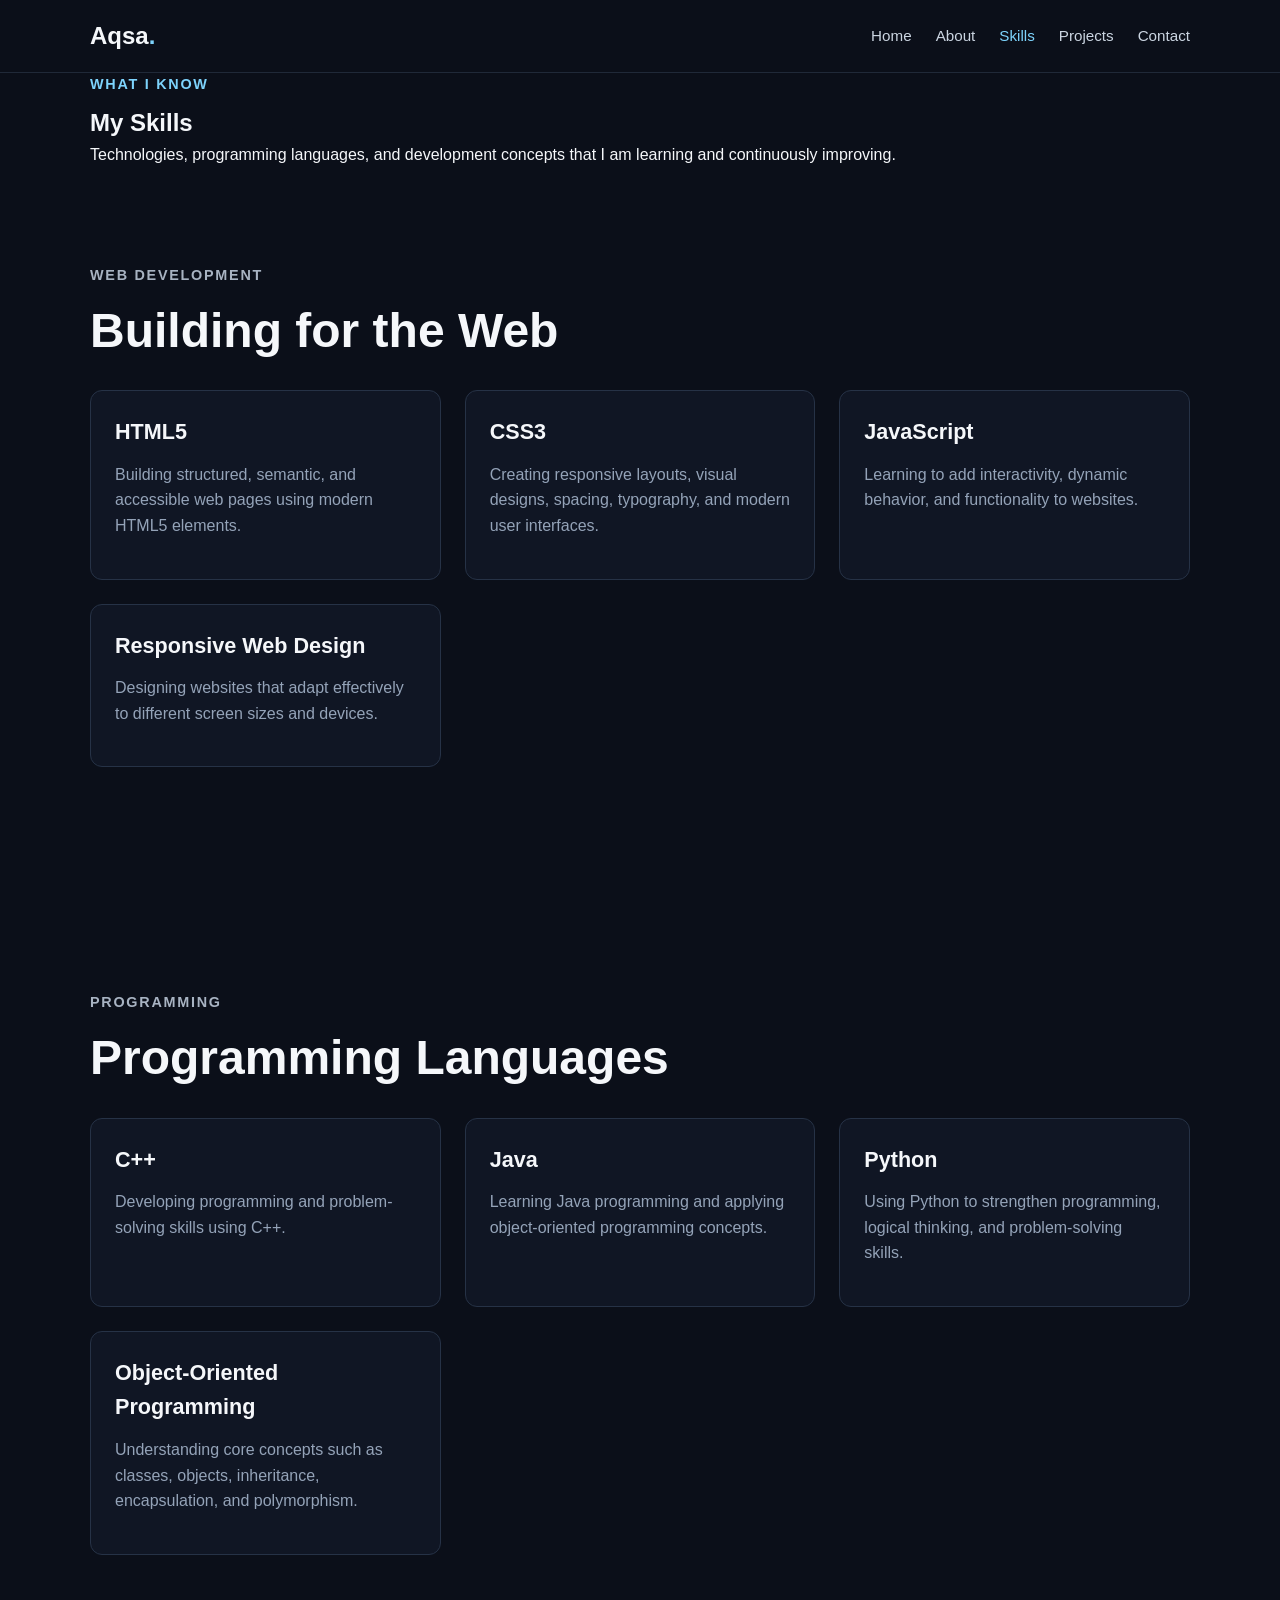
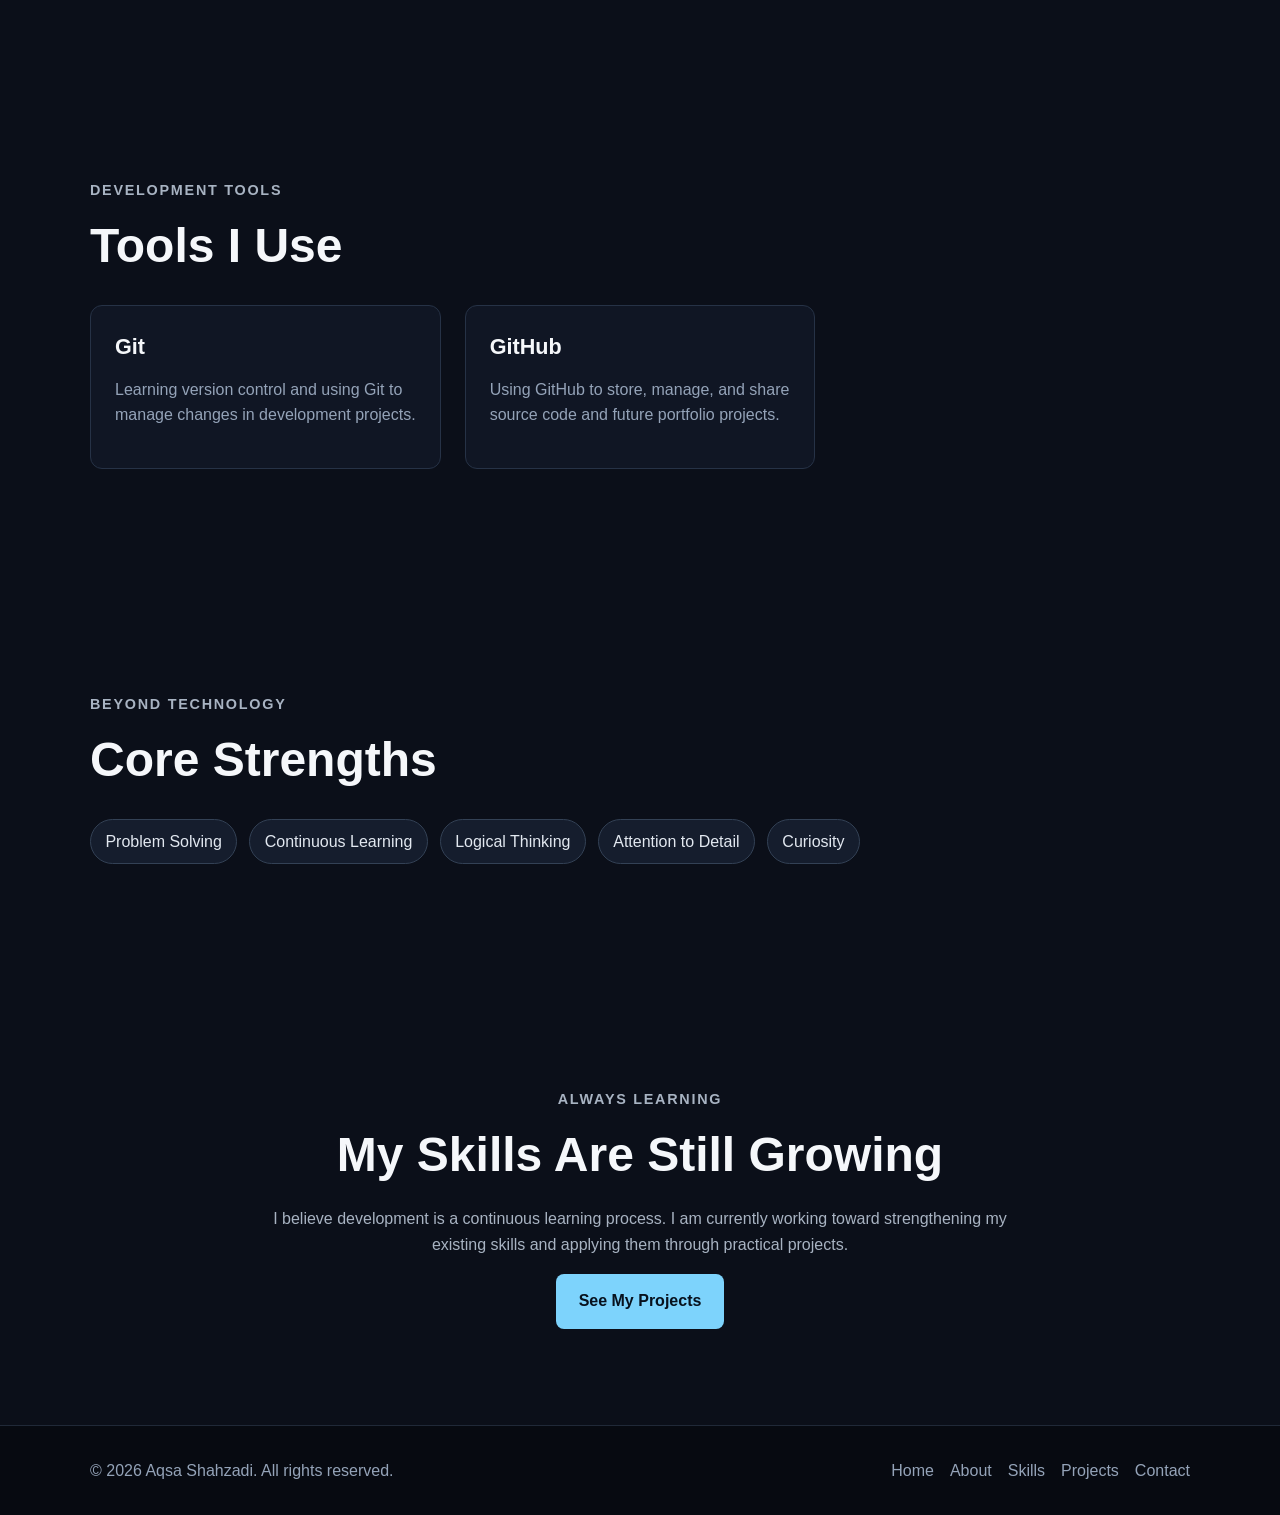
<file: skills.html>
<!DOCTYPE html>
<html lang="en">
<head>
    <meta charset="UTF-8">
    <meta name="viewport" content="width=device-width, initial-scale=1.0">

    <title>Skills | Aqsa Shahzadi - Software Engineering Student</title>

    <meta
        name="description"
        content="Explore Aqsa Shahzadi's technical skills in HTML, CSS, JavaScript, C++, Java, Python, Git, GitHub, responsive web design, and object-oriented programming."
    >

    <meta
        name="keywords"
        content="Aqsa Shahzadi skills, HTML, CSS, JavaScript, C++, Java, Python, Git, GitHub, OOP, responsive web design"
    >

    <meta name="author" content="Aqsa Shahzadi">

    <!-- Open Graph -->
    <meta property="og:title" content="Aqsa Shahzadi | Skills">
    <meta
        property="og:description"
        content="Technical skills and technologies that Aqsa Shahzadi is learning and developing."
    >
    <meta property="og:type" content="website">

    <link rel="stylesheet" href="style.css">
</head>

<body>

    <!-- Skip navigation -->
    <a class="skip-link" href="#main-content">
        Skip to main content
    </a>


    <!-- ================= HEADER ================= -->

    <header class="site-header">

        <nav class="navbar" aria-label="Main navigation">

            <a
                href="index.html"
                class="logo"
                aria-label="Aqsa Shahzadi home"
            >
                Aqsa<span>.</span>
            </a>

            <button
                class="menu-toggle"
                type="button"
                aria-label="Open navigation menu"
                aria-expanded="false"
                aria-controls="primary-navigation"
            >
                <span></span>
                <span></span>
                <span></span>
            </button>

            <ul id="primary-navigation" class="nav-links">

                <li>
                    <a href="index.html">
                        Home
                    </a>
                </li>

                <li>
                    <a href="about.html">
                        About
                    </a>
                </li>

                <li>
                    <a href="skills.html" aria-current="page">
                        Skills
                    </a>
                </li>

                <li>
                    <a href="projects.html">
                        Projects
                    </a>
                </li>

                <li>
                    <a href="contact.html">
                        Contact
                    </a>
                </li>

            </ul>

        </nav>

    </header>


    <!-- ================= MAIN ================= -->

    <main id="main-content">


        <!-- ================= PAGE HERO ================= -->

        <section
            class="page-hero"
            aria-labelledby="skills-heading"
        >

            <div class="container">

                <p class="section-label">
                    What I Know
                </p>

                <h1 id="skills-heading">
                    My Skills
                </h1>

                <p>
                    Technologies, programming languages, and development
                    concepts that I am learning and continuously improving.
                </p>

            </div>

        </section>


        <!-- ================= WEB DEVELOPMENT ================= -->

        <section
            class="section"
            aria-labelledby="web-development-heading"
        >

            <div class="container">

                <p class="section-label">
                    Web Development
                </p>

                <h2 id="web-development-heading">
                    Building for the Web
                </h2>

                <div class="project-grid">

                    <article class="project-card">

                        <h3>
                            HTML5
                        </h3>

                        <p>
                            Building structured, semantic, and accessible
                            web pages using modern HTML5 elements.
                        </p>

                    </article>


                    <article class="project-card">

                        <h3>
                            CSS3
                        </h3>

                        <p>
                            Creating responsive layouts, visual designs,
                            spacing, typography, and modern user interfaces.
                        </p>

                    </article>


                    <article class="project-card">

                        <h3>
                            JavaScript
                        </h3>

                        <p>
                            Learning to add interactivity, dynamic
                            behavior, and functionality to websites.
                        </p>

                    </article>


                    <article class="project-card">

                        <h3>
                            Responsive Web Design
                        </h3>

                        <p>
                            Designing websites that adapt effectively
                            to different screen sizes and devices.
                        </p>

                    </article>

                </div>

            </div>

        </section>


        <!-- ================= PROGRAMMING ================= -->

        <section
            class="section education-section"
            aria-labelledby="programming-heading"
        >

            <div class="container">

                <p class="section-label">
                    Programming
                </p>

                <h2 id="programming-heading">
                    Programming Languages
                </h2>

                <div class="project-grid">

                    <article class="project-card">

                        <h3>
                            C++
                        </h3>

                        <p>
                            Developing programming and problem-solving
                            skills using C++.
                        </p>

                    </article>


                    <article class="project-card">

                        <h3>
                            Java
                        </h3>

                        <p>
                            Learning Java programming and applying
                            object-oriented programming concepts.
                        </p>

                    </article>


                    <article class="project-card">

                        <h3>
                            Python
                        </h3>

                        <p>
                            Using Python to strengthen programming,
                            logical thinking, and problem-solving skills.
                        </p>

                    </article>


                    <article class="project-card">

                        <h3>
                            Object-Oriented Programming
                        </h3>

                        <p>
                            Understanding core concepts such as classes,
                            objects, inheritance, encapsulation, and
                            polymorphism.
                        </p>

                    </article>

                </div>

            </div>

        </section>


        <!-- ================= TOOLS ================= -->

        <section
            class="section"
            aria-labelledby="tools-heading"
        >

            <div class="container">

                <p class="section-label">
                    Development Tools
                </p>

                <h2 id="tools-heading">
                    Tools I Use
                </h2>

                <div class="project-grid">

                    <article class="project-card">

                        <h3>
                            Git
                        </h3>

                        <p>
                            Learning version control and using Git to
                            manage changes in development projects.
                        </p>

                    </article>


                    <article class="project-card">

                        <h3>
                            GitHub
                        </h3>

                        <p>
                            Using GitHub to store, manage, and share
                            source code and future portfolio projects.
                        </p>

                    </article>

                </div>

            </div>

        </section>


        <!-- ================= CORE STRENGTHS ================= -->

        <section
            class="section education-section"
            aria-labelledby="strengths-heading"
        >

            <div class="container">

                <p class="section-label">
                    Beyond Technology
                </p>

                <h2 id="strengths-heading">
                    Core Strengths
                </h2>

                <div class="skills-list" role="list">

                    <span role="listitem">
                        Problem Solving
                    </span>

                    <span role="listitem">
                        Continuous Learning
                    </span>

                    <span role="listitem">
                        Logical Thinking
                    </span>

                    <span role="listitem">
                        Attention to Detail
                    </span>

                    <span role="listitem">
                        Curiosity
                    </span>

                </div>

            </div>

        </section>


        <!-- ================= LEARNING CTA ================= -->

        <section
            class="section contact-cta"
            aria-labelledby="learning-heading"
        >

            <div class="container">

                <p class="section-label">
                    Always Learning
                </p>

                <h2 id="learning-heading">
                    My Skills Are Still Growing
                </h2>

                <p>
                    I believe development is a continuous learning process.
                    I am currently working toward strengthening my existing
                    skills and applying them through practical projects.
                </p>

                <a
                    href="projects.html"
                    class="button primary-button"
                >
                    See My Projects
                </a>

            </div>

        </section>

    </main>


    <!-- ================= FOOTER ================= -->

    <footer class="site-footer">

        <div class="container">

            <p>
                &copy; 2026 Aqsa Shahzadi. All rights reserved.
            </p>

            <nav aria-label="Footer navigation">

                <ul class="footer-links">

                    <li>
                        <a href="index.html">
                            Home
                        </a>
                    </li>

                    <li>
                        <a href="about.html">
                            About
                        </a>
                    </li>

                    <li>
                        <a href="skills.html" aria-current="page">
                            Skills
                        </a>
                    </li>

                    <li>
                        <a href="projects.html">
                            Projects
                        </a>
                    </li>

                    <li>
                        <a href="contact.html">
                            Contact
                        </a>
                    </li>

                </ul>

            </nav>

        </div>

    </footer>


    <script src="script.js"></script>

</body>
</html>
</file>
<file: style.css>
/* =====================================================
   RESET & BASE STYLES
   ===================================================== */

* {
    margin: 0;
    padding: 0;
    box-sizing: border-box;
}

html {
    scroll-behavior: smooth;
}

body {
    min-height: 100vh;
    background: #0b0f19;
    color: #f5f7fa;
    font-family: Arial, Helvetica, sans-serif;
    line-height: 1.6;
}

img {
    max-width: 100%;
    height: auto;
}

a {
    color: inherit;
    text-decoration: none;
}

button,
input,
textarea {
    font: inherit;
}

/* =====================================================
   ACCESSIBILITY
   ===================================================== */

.skip-link {
    position: absolute;
    left: -9999px;
    top: 10px;
    z-index: 9999;
    padding: 0.75rem 1rem;
    background: #ffffff;
    color: #000000;
}

.skip-link:focus {
    left: 10px;
}

/* Visible keyboard focus */
a:focus-visible,
button:focus-visible,
input:focus-visible,
textarea:focus-visible {
    outline: 3px solid #7dd3fc;
    outline-offset: 4px;
} 

/* =====================================================
   LAYOUT
   ===================================================== */

.container {
    width: min(1100px, 92%);
    margin-inline: auto;
}

.section {
    padding: 6rem 0;
}

/* =====================================================
   HEADER / NAVIGATION
   ===================================================== */

.site-header {
    position: sticky;
    top: 0;
    z-index: 1000;
    background: #0b0f19;
    border-bottom: 1px solid #202938;
}

.navbar {
    width: min(1100px, 92%);
    min-height: 72px;
    margin-inline: auto;

    display: flex;
    align-items: center;
    justify-content: space-between;
    gap: 2rem;
}

.logo {
    font-size: 1.5rem;
    font-weight: 800;
}

.logo span {
    color: #7dd3fc;
}

.nav-links {
    display: flex;
    align-items: center;
    gap: 1.5rem;
    list-style: none;
}

.nav-links a {
    color: #cbd5e1;
    font-size: 0.95rem;
    transition: color 0.2s ease;
}

.nav-links a:hover,
.nav-links a[aria-current="page"] {
    color: #7dd3fc;
}

.menu-toggle {
    display: none;
    border: 0;
    background: transparent;
    color: #ffffff;
    cursor: pointer;
}

.menu-toggle span {
    display: block;
    width: 25px;
    height: 2px;
    margin: 5px 0;
    background: currentColor;
}

/* =====================================================
   HERO
   ===================================================== */

.hero {
    min-height: calc(100vh - 72px);
    display: grid;
    place-items: center;
    padding: 5rem 5%;
}

.hero-content {
    width: min(900px, 100%);
}

.hero-intro {
    margin-bottom: 0.5rem;
    color: #7dd3fc;
    font-size: 1.1rem;
    font-weight: 600;
}

.hero h1 {
    margin-bottom: 1rem;
    font-size: clamp(3rem, 8vw, 6rem);
    line-height: 1;
    letter-spacing: -0.04em;
}

.hero-title {
    margin-bottom: 1.5rem;
    color: #cbd5e1;
    font-size: clamp(1.2rem, 3vw, 1.7rem);
}

.hero-description {
    max-width: 700px;
    margin-bottom: 2rem;
    color: #94a3b8;
    font-size: 1.05rem;
}

.hero-actions {
    display: flex;
    flex-wrap: wrap;
    gap: 1rem;
}

/* =====================================================
   BUTTONS
   ===================================================== */

.button {
    display: inline-block;
    padding: 0.8rem 1.3rem;
    border: 2px solid transparent;
    border-radius: 0.5rem;
    font-weight: 700;
    transition:
        transform 0.2s ease,
        background-color 0.2s ease,
        border-color 0.2s ease;
}

.button:hover {
    transform: translateY(-2px);
}

.primary-button {
    background: #7dd3fc;
    color: #07111d;
}

.primary-button:hover {
    background: #bae6fd;
}

.secondary-button {
    border-color: #334155;
    color: #f8fafc;
}

.secondary-button:hover {
    border-color: #7dd3fc;
}

/* =====================================================
   SECTION HEADINGS
   ===================================================== */

.section-label {
    margin-bottom: 0.5rem;
    color: #7dd3fc;
    font-size: 0.9rem;
    font-weight: 700;
    text-transform: uppercase;
    letter-spacing: 0.12em;
}

.section h2 {
    max-width: 700px;
    margin-bottom: 1.5rem;
    font-size: clamp(2rem, 5vw, 3rem);
    line-height: 1.15;
}

.section p {
    max-width: 750px;
    margin-bottom: 1rem;
    color: #a8b3c2;
}

/* =====================================================
   SKILLS
   ===================================================== */

.skills-preview {
    background: #101624;
}

.skills-list {
    display: flex;
    flex-wrap: wrap;
    gap: 0.75rem;
    margin: 2rem 0;
}

.skills-list span {
    padding: 0.55rem 0.9rem;
    border: 1px solid #334155;
    border-radius: 999px;
    background: #151d2d;
    color: #e2e8f0;
}

/* =====================================================
   PROJECTS
   ===================================================== */

.project-grid {
    display: grid;
    grid-template-columns: repeat(3, 1fr);
    gap: 1.5rem;
    margin: 2rem 0;
}

.project-card {
    padding: 1.5rem;
    border: 1px solid #263246;
    border-radius: 0.75rem;
    background: #101624;
}

.project-card h3 {
    margin-bottom: 0.75rem;
    font-size: 1.35rem;
}

.project-card p {
    color: #94a3b8;
}

.project-status {
    margin-bottom: 0.75rem;
    color: #7dd3fc !important;
    font-size: 0.8rem;
    font-weight: 700;
    text-transform: uppercase;
}

/* =====================================================
   LINKS
   ===================================================== */

.text-link {
    display: inline-block;
    margin-top: 0.5rem;
    color: #7dd3fc;
    font-weight: 700;
}

.text-link:hover {
    text-decoration: underline;
}

/* =====================================================
   CONTACT CTA
   ===================================================== */

.contact-cta {
    text-align: center;
}

.contact-cta .container {
    display: flex;
    flex-direction: column;
    align-items: center;
}

/* =====================================================
   FOOTER
   ===================================================== */

.site-footer {
    padding: 2rem 0;
    border-top: 1px solid #202938;
    background: #070a11;
}

.site-footer .container {
    display: flex;
    align-items: center;
    justify-content: space-between;
    gap: 1rem;
}

.site-footer p {
    color: #94a3b8;
}

.footer-links {
    display: flex;
    gap: 1rem;
    list-style: none;
}

.footer-links a {
    color: #94a3b8;
}

.footer-links a:hover {
    color: #7dd3fc;
}

/* =====================================================
   RESPONSIVE DESIGN
   ===================================================== */

@media (max-width: 768px) {

    /* ================================================
       MOBILE HEADER
       ================================================ */

    .site-header {
        position: relative;
    }

    .navbar {
        position: relative;
        min-height: 72px;
        width: 92%;
        margin-inline: auto;

        display: flex;
        align-items: center;
        justify-content: space-between;
    }

    /* Logo stays on the left */
    .logo {
        font-size: 1.5rem;
    }

    /* Hamburger stays on the right */
    .menu-toggle {
        display: block;
        padding: 0.5rem;

        border: none;
        background: transparent;
        color: #ffffff;

        cursor: pointer;
    }

    .menu-toggle span {
        display: block;
        width: 25px;
        height: 2px;
        margin: 5px 0;
        background: currentColor;
    }


    /* ================================================
       MOBILE NAVIGATION
       ================================================ */

    .nav-links {
        position: absolute;

        top: 72px;
        left: 0;
        right: 0;

        display: none;
        flex-direction: column;
        align-items: center;

        width: 100%;

        padding: 1.25rem 0;

        background: #0b0f19;

        border-top: 1px solid #202938;
        border-bottom: 1px solid #202938;

        list-style: none;

        gap: 0.25rem;

        z-index: 1000;
    }

    .nav-links.is-open {
        display: flex;
    }

    .nav-links li {
        width: 100%;
        text-align: center;
    }

    .nav-links a {
        display: block;

        width: 100%;

        padding: 0.75rem 1rem;

        color: #cbd5e1;

        font-size: 1rem;
    }

    .nav-links a:hover,
    .nav-links a[aria-current="page"] {
        color: #7dd3fc;
        background: #101624;
    }


    /* ================================================
       PROJECTS
       ================================================ */

    .project-grid {
        grid-template-columns: 1fr;
    }


    /* ================================================
       FOOTER
       ================================================ */

    .site-footer .container {
        flex-direction: column;
        text-align: center;
    }

    .footer-links {
        flex-wrap: wrap;
        justify-content: center;
    }


/* =====================================================
   REDUCED MOTION
   ===================================================== */

@media (prefers-reduced-motion: reduce) {

    html {
        scroll-behavior: auto;
    }

    *,
    *::before,
    *::after {
        transition-duration: 0.01ms !important;
        animation-duration: 0.01ms !important;
        animation-iteration-count: 1 !important;
    }
}



/* =====================================================
   INNER PAGE HERO
   ===================================================== */

.page-hero {
    padding: 7rem 0 5rem;
    background: #101624;
    border-bottom: 1px solid #202938;
}

.page-hero h1 {
    margin-bottom: 1rem;
    font-size: clamp(2.8rem, 7vw, 5rem);
    line-height: 1.1;
    letter-spacing: -0.03em;
}

.page-hero p:last-child {
    max-width: 700px;
    color: #a8b3c2;
    font-size: 1.15rem;
}

.education-section {
    background: #101624;
}



 /* =====================================================
    CONTACT PAGE
    ===================================================== */

.contact-layout {
    display: grid;
    grid-template-columns: 0.8fr 1.2fr;
    gap: 4rem;
    align-items: start;
}

.contact-info {
    padding: 1.5rem;
}

.contact-info h2,
.contact-form-wrapper h2 {
    margin-bottom: 1rem;
}

.contact-item {
    margin-top: 2rem;
}

.contact-item h3 {
    margin-bottom: 0.25rem;
    font-size: 1.05rem;
}

.contact-item a {
    color: #7dd3fc;
}

.contact-item a:hover {
    text-decoration: underline;
}


/* =====================================================
   FORM
   ===================================================== */

.contact-form-wrapper {
    padding: 2rem;
    border: 1px solid #263246;
    border-radius: 0.75rem;
    background: #101624;
}

.form-group {
    margin-bottom: 1.5rem;
}

.form-group label {
    display: block;
    margin-bottom: 0.5rem;
    color: #f8fafc;
    font-weight: 700;
}

.form-group label span {
    color: #7dd3fc;
}

.form-group input,
.form-group textarea {
    width: 100%;
    padding: 0.85rem 1rem;

    border: 2px solid #334155;
    border-radius: 0.5rem;

    background: #0b0f19;
    color: #f8fafc;

    transition:
        border-color 0.2s ease,
        box-shadow 0.2s ease;
}

.form-group input::placeholder,
.form-group textarea::placeholder {
    color: #94a3b8;
}

.form-group input:focus,
.form-group textarea:focus {
    border-color: #7dd3fc;
    box-shadow: 0 0 0 3px rgba(125, 211, 252, 0.15);
    outline: none;
}

.form-group input:invalid:not(:placeholder-shown),
.form-group textarea:invalid:not(:placeholder-shown) {
    border-color: #f87171;
}

.form-group small {
    display: block;
    margin-top: 0.4rem;
    color: #94a3b8;
    font-size: 0.85rem;
}

.required-notice {
    margin-bottom: 1.5rem;
    color: #94a3b8;
    font-size: 0.9rem;
}

.required-notice span {
    color: #7dd3fc;
}


/* =====================================================
   CONTACT RESPONSIVE DESIGN
   ===================================================== */

@media (max-width: 768px) {

    .contact-layout {
        grid-template-columns: 1fr;
        gap: 2rem;
    }

    .contact-info {
        padding: 0;
    }

    .contact-form-wrapper {
        padding: 1.25rem;
    }
}
</file>
